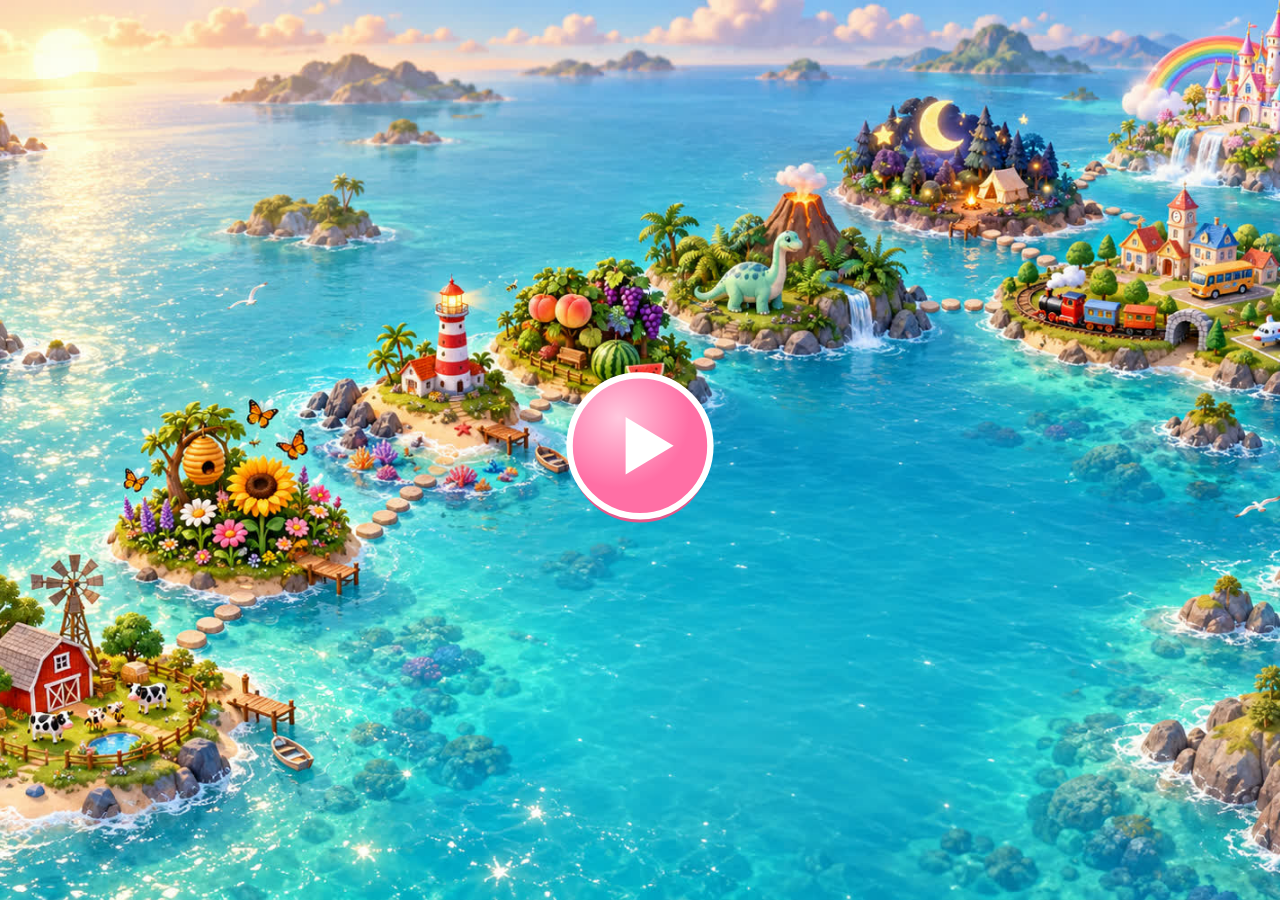
<file: index.html>
<!doctype html>
<html lang="ko">
<head>
<meta charset="utf-8">
<meta name="viewport" content="width=device-width, initial-scale=1, viewport-fit=cover, user-scalable=no">
<title>한글 섬 여행</title>
<link rel="stylesheet" href="shared/ui.css">
<link rel="manifest" href="manifest.webmanifest">
<link rel="apple-touch-icon" href="icons/icon-180.png">
<meta name="apple-mobile-web-app-capable" content="yes">
<meta name="mobile-web-app-capable" content="yes">
<meta name="apple-mobile-web-app-title" content="한글 섬">
<meta name="theme-color" content="#FFC2D9">
<script type="module">import { registerSW } from './shared/register-sw.js'; registerSW('./sw.js');</script>
</head>
<body>
<div id="app" style="position:fixed;inset:0;overflow:hidden"></div>
<script type="module" src="shared/home.js"></script>
</body>
</html>
</file>
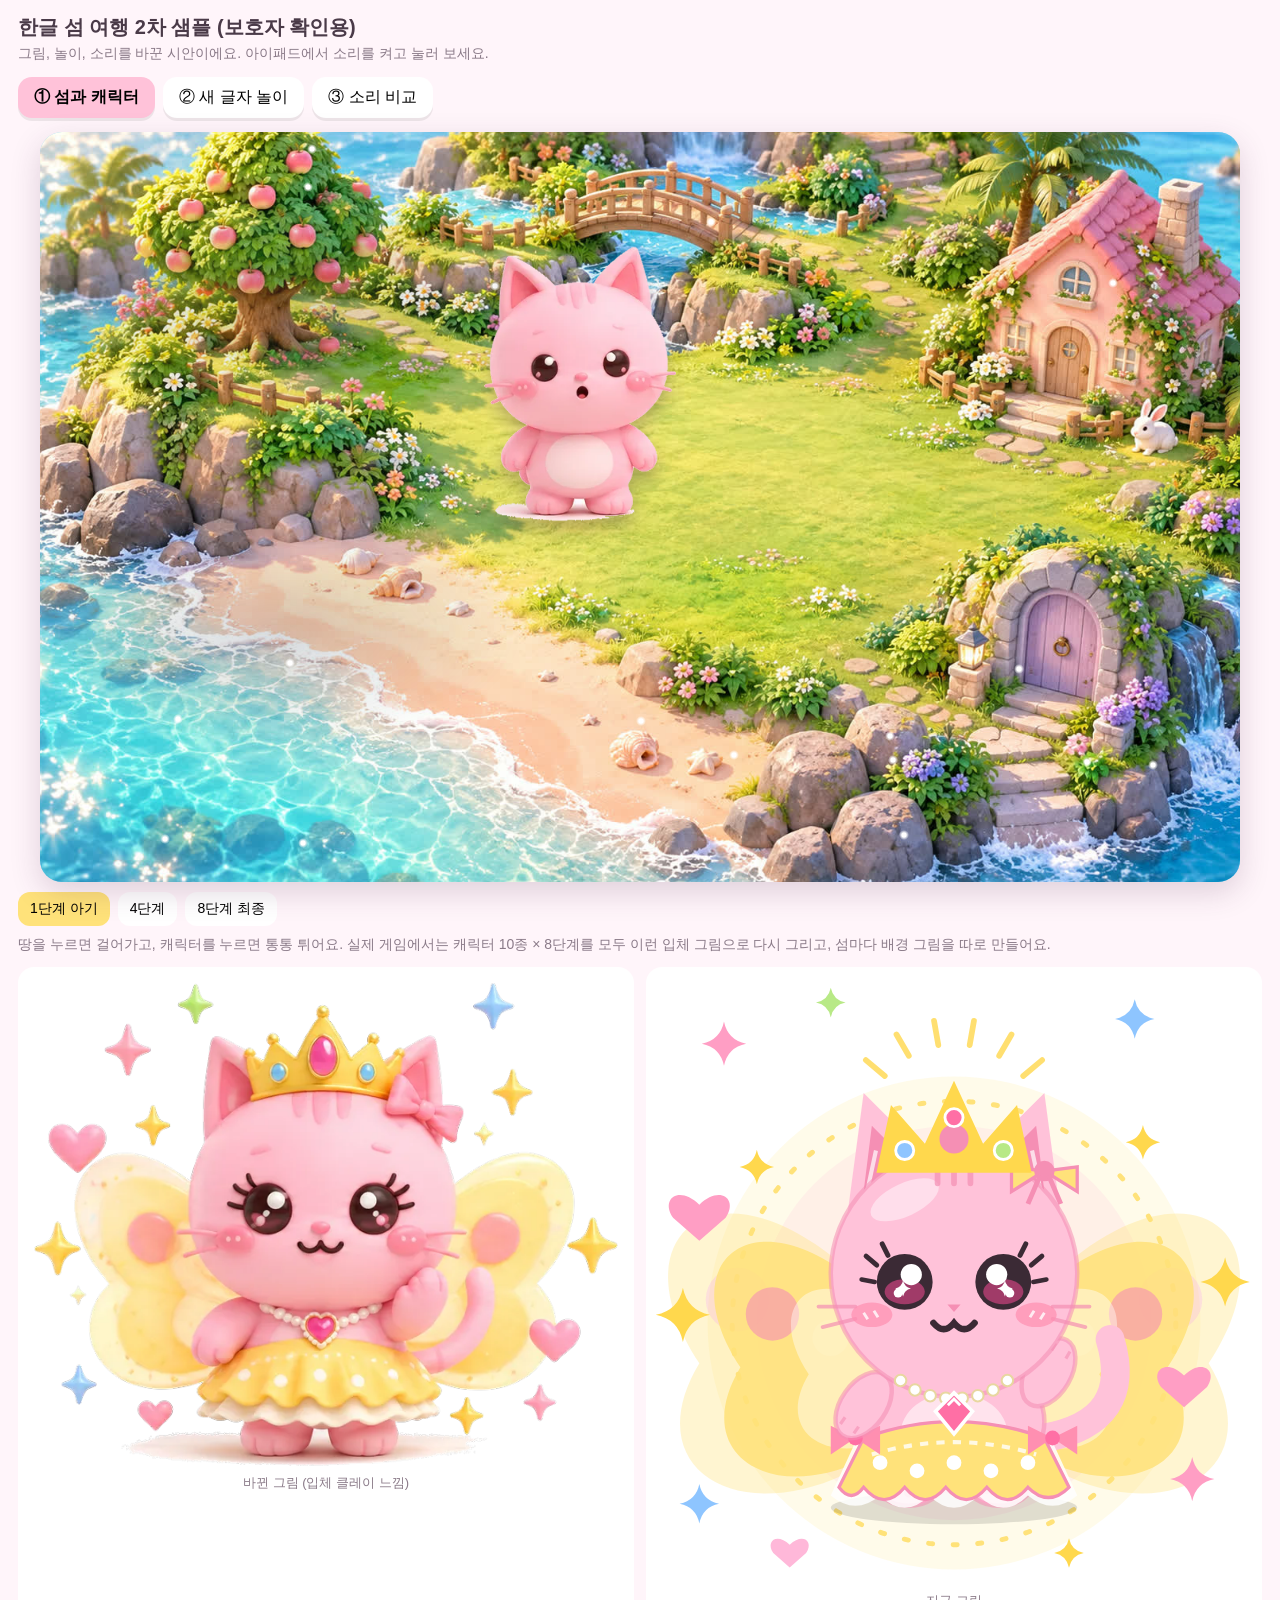
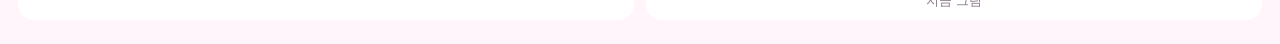
<file: sample/index.html>
<!doctype html>
<html lang="ko">
<head>
<meta charset="utf-8">
<meta name="viewport" content="width=device-width, initial-scale=1, viewport-fit=cover, user-scalable=no">
<title>한글 섬 여행 - 2차 샘플</title>
<style>
* { box-sizing: border-box; -webkit-user-select: none; user-select: none; -webkit-touch-callout: none; -webkit-tap-highlight-color: transparent; }
body { margin: 0; font-family: -apple-system, "Apple SD Gothic Neo", "Malgun Gothic", sans-serif; background: #FFF5FA; color: #4A3A48; }
header { padding: 14px 18px 6px; }
header h1 { margin: 0; font-size: 20px; }
header p { margin: 4px 0 0; font-size: 14px; color: #8a7a88; }
.tabs { display: flex; gap: 8px; padding: 8px 18px; }
.tabs button { border: none; border-radius: 14px; padding: 10px 16px; font-size: 16px; background: #fff; box-shadow: 0 3px 0 rgba(0,0,0,.07); }
.tabs button.on { background: #FFC2D9; font-weight: 700; }
section { display: none; padding: 6px 18px 24px; }
section.on { display: block; }
.note { font-size: 14px; color: #8a7a88; margin: 8px 0; line-height: 1.5; }

/* scene 1: island */
.scene { position: relative; width: min(100%, calc((100vh - 150px) * 1.6)); margin: 0 auto; aspect-ratio: 16/10; overflow: hidden; border-radius: 22px; box-shadow: 0 10px 30px rgba(80,40,80,.18); touch-action: none; background: #8fd6f2; }
.bg { position: absolute; inset: -3%; background: url(img/island1.jpg) center/cover; animation: drift 24s ease-in-out infinite alternate; }
@keyframes drift { from { transform: scale(1.02) translate(-1%, 0); } to { transform: scale(1.06) translate(1%, -1%); } }
.cloud { position: absolute; width: 40%; height: 30%; border-radius: 50%; background: radial-gradient(closest-side, rgba(40,60,90,.18), transparent); filter: blur(6px); animation: cloud 28s linear infinite; pointer-events: none; }
@keyframes cloud { from { transform: translateX(-60%); } to { transform: translateX(300%); } }
.glints { position: absolute; inset: 0; pointer-events: none; }
.glint { position: absolute; width: 10px; height: 10px; background: radial-gradient(circle, #fff 0 30%, rgba(255,255,255,0) 70%); animation: tw 2.4s ease-in-out infinite; }
@keyframes tw { 0%,100% { opacity: 0; transform: scale(.4); } 50% { opacity: 1; transform: scale(1.3); } }
.hero { position: absolute; width: 17%; left: 45%; top: 48%; transform: translate(-50%, -88%); transition: left 1.2s ease-in-out, top 1.2s ease-in-out; filter: drop-shadow(0 10px 8px rgba(60,40,60,.28)); z-index: 3; }
.hero img { width: 100%; display: block; animation: breathe 2.6s ease-in-out infinite; transform-origin: 50% 95%; }
@keyframes breathe { 0%,100% { transform: scale(1, 1); } 50% { transform: scale(1.025, .975); } }
.hero.walk img { animation: hop .32s ease-in-out infinite; }
@keyframes hop { 0%,100% { transform: translateY(0) rotate(-3deg); } 50% { transform: translateY(-9%) rotate(3deg); } }
.hero.boing img { animation: boing .6s ease-out; }
@keyframes boing { 0% { transform: scale(1); } 30% { transform: scale(1.18,.82); } 55% { transform: scale(.9,1.12); } 80% { transform: scale(1.05,.96); } 100% { transform: scale(1); } }
.stagepick { display: flex; gap: 8px; margin-top: 10px; flex-wrap: wrap; }
.stagepick button { border: none; border-radius: 12px; padding: 8px 12px; background: #fff; font-size: 14px; }
.stagepick button.on { background: #FFE27A; }
.heart { position: absolute; font-size: 26px; pointer-events: none; z-index: 5; animation: rise 1s ease-out forwards; }
@keyframes rise { to { transform: translateY(-80px) scale(1.4); opacity: 0; } }
.compare { display: grid; grid-template-columns: 1fr 1fr; gap: 12px; margin-top: 12px; }
.compare figure { margin: 0; background: #fff; border-radius: 16px; padding: 10px; text-align: center; font-size: 13px; color: #8a7a88; }
.compare img { width: 100%; }

/* scene 2: make a syllable */
.play { position: relative; width: min(100%, calc((100vh - 150px) * 1.6)); margin: 0 auto; aspect-ratio: 16/10; border-radius: 22px; overflow: hidden; background: linear-gradient(#DFF3FF 0%, #F4FBFF 55%, #CFEFB0 56%, #B6E59A 100%); box-shadow: 0 10px 30px rgba(80,40,80,.18); touch-action: none; }
.board { position: absolute; left: 50%; top: 5%; transform: translateX(-50%); display: flex; align-items: center; gap: 4%; background: rgba(255,255,255,.85); border-radius: 28px; padding: 1.5% 3%; box-shadow: 0 8px 20px rgba(80,60,100,.12); width: 62%; }
.board img { width: 34%; filter: drop-shadow(0 6px 6px rgba(0,0,0,.15)); transition: transform 1.2s ease-in-out; }
.word { font-size: clamp(40px, 8vw, 96px); font-weight: 800; letter-spacing: .06em; color: #C9B8D6; }
.word b { color: #FF6FA5; }
.slots { position: absolute; left: 50%; top: 60%; transform: translate(-50%, -50%); display: flex; gap: 2%; width: 28%; justify-content: center; }
.slot { width: 46%; aspect-ratio: 1; border-radius: 22px; border: 5px dashed #C9A27A; background: rgba(255,255,255,.55); display: flex; align-items: center; justify-content: center; }
.merged { position: absolute; left: 50%; top: 60%; transform: translate(-50%, -50%) scale(.3); font-size: clamp(70px, 14vw, 170px); font-weight: 800; color: #FF6FA5; text-shadow: 0 6px 0 #fff, 0 10px 18px rgba(255,111,165,.4); opacity: 0; transition: all .5s cubic-bezier(.3,1.6,.5,1); z-index: 6; }
.merged.show { opacity: 1; transform: translate(-50%, -50%) scale(1); }
.tray { position: absolute; left: 50%; bottom: 3%; transform: translateX(-50%); display: flex; gap: 4%; width: 70%; justify-content: center; }
.hold { width: 16%; aspect-ratio: 1; position: relative; }
.block { position: absolute; inset: 0; border-radius: 22px; display: flex; align-items: center; justify-content: center; font-size: clamp(44px, 8vw, 100px); font-weight: 800; color: #fff; touch-action: none; cursor: grab;
  background: linear-gradient(160deg, var(--c1), var(--c2)); box-shadow: inset 0 -8px 0 rgba(0,0,0,.12), inset 0 6px 0 rgba(255,255,255,.45), 0 10px 16px rgba(60,40,80,.22); text-shadow: 0 3px 0 rgba(0,0,0,.12); }
.block.drag { transform: scale(1.12); z-index: 20; transition: none; }
.block.back { transition: transform .3s ease-out; }
.block.c { --c1: #8EC5FF; --c2: #5E9BDB; }
.block.v { --c1: #FFB8D9; --c2: #F58FB4; }
.sparkle { position: absolute; width: 16px; height: 16px; pointer-events: none; z-index: 7; background: radial-gradient(circle, #FFE27A 0 35%, transparent 70%); animation: pop .8s ease-out forwards; }
@keyframes pop { to { transform: translate(var(--dx), var(--dy)) scale(.2); opacity: 0; } }
.again { margin-top: 10px; border: none; border-radius: 12px; padding: 10px 16px; background: #fff; font-size: 15px; }

/* scene 3: sound */
.snd { background: #fff; border-radius: 18px; padding: 14px 16px; margin: 10px 0; }
.snd h3 { margin: 0 0 8px; font-size: 16px; }
.snd .row { display: flex; gap: 10px; flex-wrap: wrap; }
.snd button { border: none; border-radius: 12px; padding: 10px 14px; font-size: 15px; background: #F3EEF3; }
.snd button.new { background: #FFC2D9; }
</style>
</head>
<body>
<header>
  <h1>한글 섬 여행 2차 샘플 (보호자 확인용)</h1>
  <p>그림, 놀이, 소리를 바꾼 시안이에요. 아이패드에서 소리를 켜고 눌러 보세요.</p>
</header>
<div class="tabs">
  <button data-t="s1" class="on">① 섬과 캐릭터</button>
  <button data-t="s2">② 새 글자 놀이</button>
  <button data-t="s3">③ 소리 비교</button>
</div>

<section id="s1" class="on">
  <div class="scene" id="scene">
    <div class="bg"></div>
    <div class="cloud" style="top:8%;animation-delay:-6s"></div>
    <div class="cloud" style="top:52%;animation-delay:-18s;animation-duration:36s"></div>
    <div class="glints" id="glints"></div>
    <div class="hero" id="hero"><img id="heroImg" src="img/cat-1.webp" alt=""></div>
  </div>
  <div class="stagepick" id="stagepick">
    <button data-s="1" class="on">1단계 아기</button><button data-s="4">4단계</button><button data-s="8">8단계 최종</button>
  </div>
  <p class="note">땅을 누르면 걸어가고, 캐릭터를 누르면 통통 튀어요. 실제 게임에서는 캐릭터 10종 × 8단계를 모두 이런 입체 그림으로 다시 그리고, 섬마다 배경 그림을 따로 만들어요.</p>
  <div class="compare">
    <figure><img src="img/cat-8.webp" alt=""><figcaption>바뀐 그림 (입체 클레이 느낌)</figcaption></figure>
    <figure><svg id="oldcat" viewBox="-14 -14 148 152" style="width:100%;overflow:visible"></svg><figcaption>지금 그림</figcaption></figure>
  </div>
</section>

<section id="s2">
  <div class="play" id="play">
    <div class="board"><img id="nabi" src="img/nabi.webp" alt=""><div class="word"><b>나</b>비</div></div>
    <div class="slots"><div class="slot" data-want="ㄴ"></div><div class="slot" data-want="ㅏ"></div></div>
    <div class="merged" id="merged">나</div>
    <div class="tray" id="tray"></div>
  </div>
  <button class="again" id="again">처음부터 다시</button>
  <p class="note">글자가 늘 화면에 보여요(나비 그림 + "나비" 글자). 블록을 누르면 그 글자 이름을 들려주고, ㄴ과 ㅏ를 칸에 끌어 넣으면 "나"로 합쳐져요. 소리가 안 나와도 화면만 보고 할 수 있어요.</p>
</section>

<section id="s3">
  <div class="snd"><h3>안내 목소리</h3>
    <div class="row">
      <button data-tts="나비 열매를 바구니에 넣어볼까?">지금 목소리 (아이패드 기본)</button>
      <button class="new" data-v="compare">새 목소리 A (무료 AI, 여자)</button>
      <button class="new" data-v="compare_m">새 목소리 B (무료 AI, 남자)</button>
    </div></div>
  <div class="snd"><h3>글자 소리</h3>
    <div class="row">
      <button data-tts="니은, 나">지금: 니은, 나</button>
      <button class="new" data-v="nieun">새: 니은</button><button class="new" data-v="na">새: 나</button><button class="new" data-v="na_nabi">새: 나! 나비의 나!</button>
    </div></div>
  <div class="snd"><h3>효과음</h3>
    <div class="row">
      <button data-old="pop">지금: 뽁</button><button class="new" data-s="pop">새: 뽁</button>
      <button data-old="sparkle">지금: 반짝</button><button class="new" data-s="sparkle">새: 반짝</button>
      <button data-old="fanfare">지금: 성공</button><button class="new" data-s="success">새: 성공</button>
    </div></div>
  <p class="note">새 목소리는 무료 AI 음성으로 미리 만든 소리 파일이라 인터넷 없이도 나와요. 아이 이름 부르는 말만 아이패드 기본 목소리로 하거나, 이름 없이 "안녕!"처럼 부르게 바꿀 수 있어요.</p>
</section>

<script type="module">
import { drawCharacter } from '../shared/characters.js';
import { playSfx, unlockAudio } from '../shared/fx.js';

// ---- audio: decoded buffers through Web Audio (works offline, low latency on iPad)
const AC = window.AudioContext || window.webkitAudioContext;
const ac = AC ? new AC() : null;
const buf = {};
async function load(url) { if (!ac) return null; if (!buf[url]) buf[url] = fetch(url).then(r => r.arrayBuffer()).then(b => ac.decodeAudioData(b)); return buf[url]; }
let current = null;
async function play(url, { voice = false } = {}) {
  if (!ac) return; if (ac.state === 'suspended') await ac.resume();
  const b = await load(url); if (!b) return;
  if (voice && current) { try { current.stop(); } catch {} }
  const s = ac.createBufferSource(); s.buffer = b; s.connect(ac.destination); s.start();
  if (voice) current = s;
  return new Promise(r => { s.onended = r; });
}
const voice = n => play(`voice/${n}.mp3`, { voice: true });
const sfx = n => play(`sfx/${n}.mp3`);
['pop','snap','sparkle','success','boing','whoosh'].forEach(n => load(`sfx/${n}.mp3`));
document.addEventListener('pointerdown', () => { if (ac && ac.state === 'suspended') ac.resume(); unlockAudio(); }, { once: true });
function tts(text) { const s = window.speechSynthesis; if (!s) return; s.cancel(); const u = new SpeechSynthesisUtterance(text); u.lang = 'ko-KR'; u.rate = .85; u.pitch = 1.1; s.speak(u); }

// ---- tabs
document.querySelectorAll('.tabs button').forEach(b => b.onclick = () => {
  document.querySelectorAll('.tabs button').forEach(x => x.classList.toggle('on', x === b));
  document.querySelectorAll('section').forEach(s => s.classList.toggle('on', s.id === b.dataset.t));
  if (b.dataset.t === 's2') startPlay();
});

// ---- scene 1
document.getElementById('oldcat').outerHTML = drawCharacter('cat', 7).replace('<svg ', '<svg style="width:100%;overflow:visible" ');
const glints = document.getElementById('glints');
for (let i = 0; i < 18; i++) { const g = document.createElement('div'); g.className = 'glint'; g.style.left = (Math.random() * 100) + '%'; g.style.top = (Math.random() < .5 ? Math.random() * 20 : 70 + Math.random() * 28) + '%'; g.style.animationDelay = (-Math.random() * 2.4) + 's'; glints.appendChild(g); }
const scene = document.getElementById('scene'), hero = document.getElementById('hero'), heroImg = document.getElementById('heroImg');
let walking = false;
scene.addEventListener('pointerdown', e => {
  const r = scene.getBoundingClientRect();
  if (hero.contains(e.target)) {
    hero.classList.remove('boing'); void hero.offsetWidth; hero.classList.add('boing'); sfx('boing');
    const h = document.createElement('div'); h.className = 'heart'; h.textContent = '♥'; h.style.color = '#FF6FA5';
    h.style.left = (e.clientX - r.left) + 'px'; h.style.top = (e.clientY - r.top - 20) + 'px'; scene.appendChild(h); setTimeout(() => h.remove(), 1000);
    return;
  }
  if (walking) return;
  walking = true; hero.classList.add('walk'); sfx('pop');
  hero.style.left = ((e.clientX - r.left) / r.width * 100) + '%';
  hero.style.top = ((e.clientY - r.top) / r.height * 100) + '%';
  setTimeout(() => { hero.classList.remove('walk'); walking = false; }, 1250);
});
document.getElementById('stagepick').addEventListener('click', e => {
  const b = e.target.closest('button'); if (!b) return;
  document.querySelectorAll('#stagepick button').forEach(x => x.classList.toggle('on', x === b));
  heroImg.src = `img/cat-${b.dataset.s}.webp`; hero.style.width = ({ 1: '15%', 4: '17%', 8: '24%' })[b.dataset.s];
  sfx('sparkle');
});

// ---- scene 2
const play2 = document.getElementById('play'), tray = document.getElementById('tray'), merged = document.getElementById('merged');
const NAMES = { 'ㄴ': 'nieun', 'ㅏ': 'a' };
let started = false, filled = 0;
function burst(x, y) { const r = play2.getBoundingClientRect(); for (let i = 0; i < 12; i++) { const s = document.createElement('div'); s.className = 'sparkle'; const a = i / 12 * Math.PI * 2; s.style.left = (x - r.left) + 'px'; s.style.top = (y - r.top) + 'px'; s.style.setProperty('--dx', Math.cos(a) * 90 + 'px'); s.style.setProperty('--dy', Math.sin(a) * 90 + 'px'); play2.appendChild(s); setTimeout(() => s.remove(), 800); } }
function startPlay() {
  filled = 0; merged.classList.remove('show'); document.getElementById('nabi').style.transform = '';
  document.querySelectorAll('.slot').forEach(s => { s.innerHTML = ''; s.style.opacity = 1; });
  tray.innerHTML = '';
  for (const [t, k] of [['ㅏ', 'v'], ['ㄷ', 'c'], ['ㄴ', 'c'], ['ㅗ', 'v']]) {
    const hold = document.createElement('div'); hold.className = 'hold';
    const b = document.createElement('div'); b.className = 'block ' + k; b.textContent = t; b.dataset.t = t;
    hold.appendChild(b); tray.appendChild(hold); drag(b);
  }
  if (!started) { started = true; setTimeout(() => voice('combine'), 300); } else voice('combine');
}
document.getElementById('again').onclick = startPlay;
function drag(b) {
  let pid = null, sx = 0, sy = 0, moved = 0;
  b.addEventListener('pointerdown', e => { if (pid !== null || b.dataset.done) return; pid = e.pointerId; sx = e.clientX; sy = e.clientY; moved = 0; b.setPointerCapture(pid); b.classList.remove('back'); b.classList.add('drag'); sfx('pop'); });
  b.addEventListener('pointermove', e => { if (e.pointerId !== pid) return; moved = Math.hypot(e.clientX - sx, e.clientY - sy); b.style.transform = `translate(${e.clientX - sx}px,${e.clientY - sy}px) scale(1.12)`; });
  const up = e => {
    if (e.pointerId !== pid) return; pid = null; b.classList.remove('drag');
    if (moved < 10) { b.style.transform = ''; NAMES[b.dataset.t] ? voice(NAMES[b.dataset.t]) : tts(b.dataset.t === 'ㄷ' ? '디귿' : '오'); return; }
    const slot = [...document.querySelectorAll('.slot')].find(s => { const r = s.getBoundingClientRect(); return e.clientX > r.left - 30 && e.clientX < r.right + 30 && e.clientY > r.top - 30 && e.clientY < r.bottom + 30; });
    if (slot && !slot.firstChild && slot.dataset.want === b.dataset.t) {
      b.dataset.done = '1'; b.style.transform = ''; b.style.position = 'relative'; b.style.width = '100%'; b.style.height = '100%'; slot.appendChild(b);
      sfx('snap'); voice(NAMES[b.dataset.t]); filled++;
      if (filled === 2) finish();
    } else { b.classList.add('back'); b.style.transform = ''; sfx('boing'); }
  };
  b.addEventListener('pointerup', up); b.addEventListener('pointercancel', up);
}
async function finish() {
  await new Promise(r => setTimeout(r, 900));
  document.querySelectorAll('.slot').forEach(s => s.style.opacity = 0);
  merged.classList.add('show'); sfx('success');
  const r = merged.getBoundingClientRect(); burst(r.left + r.width / 2, r.top + r.height / 2);
  await voice('na_nabi');
  document.getElementById('nabi').style.transform = 'translate(40%, -10%) rotate(12deg) scale(1.1)';
  await voice('great');
}

// ---- scene 3
document.getElementById('s3').addEventListener('click', e => {
  const b = e.target.closest('button'); if (!b) return;
  if (b.dataset.tts) tts(b.dataset.tts);
  if (b.dataset.v) voice(b.dataset.v);
  if (b.dataset.s) sfx(b.dataset.s);
  if (b.dataset.old) playSfx(b.dataset.old);
});
</script>
</body>
</html>
</file>
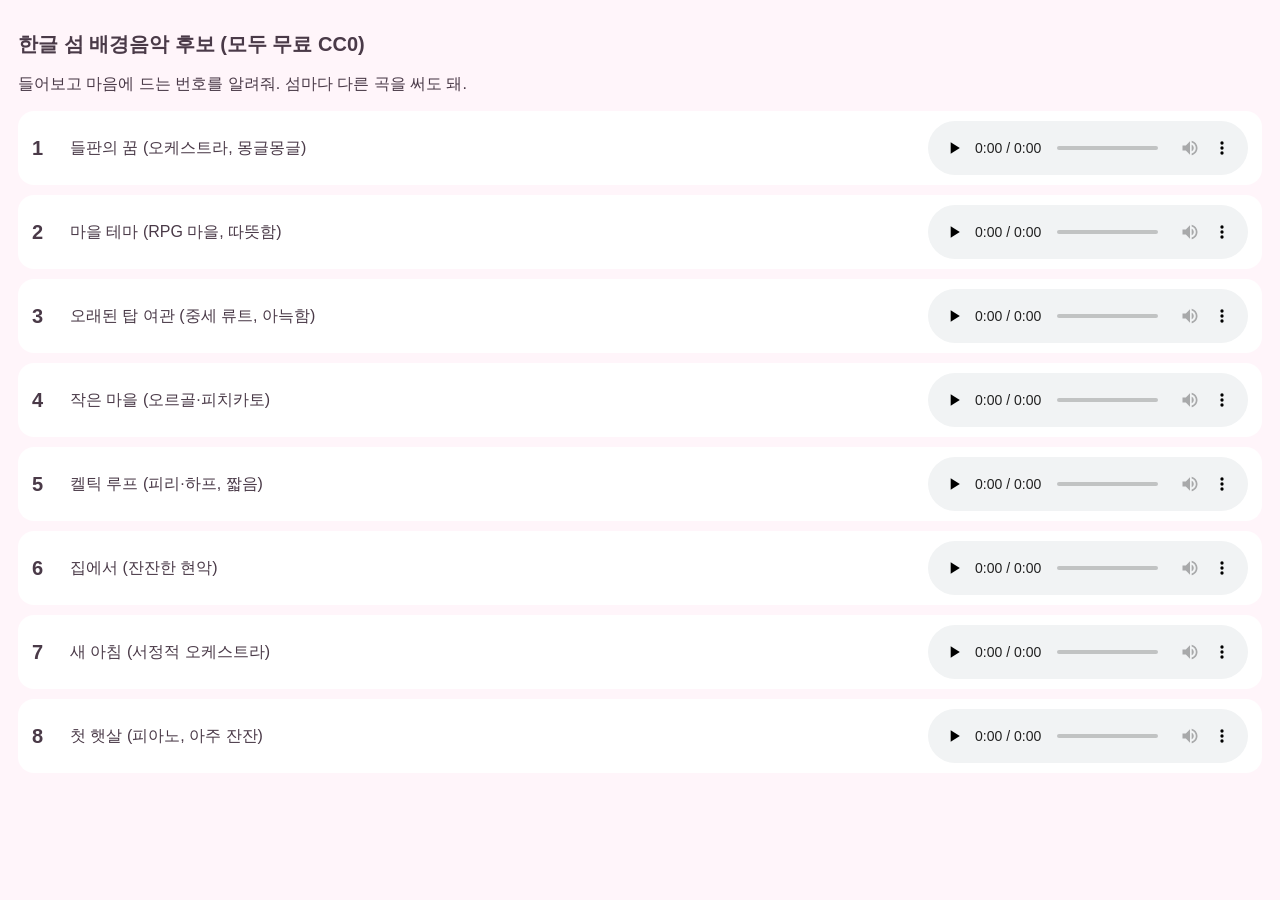
<file: sample/music/index.html>
<!doctype html><html lang=ko><head><meta charset=utf-8><meta name=viewport content="width=device-width,initial-scale=1"><title>배경음악 후보</title>
<style>body{font-family:-apple-system,'Apple SD Gothic Neo',sans-serif;background:#FFF5FA;margin:0;padding:18px;color:#4A3A48}h1{font-size:20px}.r{display:flex;flex-wrap:wrap;align-items:center;gap:10px;background:#fff;border-radius:16px;padding:10px 14px;margin:10px 0}.r b{font-size:20px;width:28px}.r span{flex:1;min-width:180px}audio{width:320px;max-width:100%}</style></head><body>
<h1>한글 섬 배경음악 후보 (모두 무료 CC0)</h1><p>들어보고 마음에 드는 번호를 알려줘. 섬마다 다른 곡을 써도 돼.</p>
<div class=r><b>1</b><span>들판의 꿈 (오케스트라, 몽글몽글)</span><audio controls preload=none src="1.mp3"></audio></div>
<div class=r><b>2</b><span>마을 테마 (RPG 마을, 따뜻함)</span><audio controls preload=none src="2.mp3"></audio></div>
<div class=r><b>3</b><span>오래된 탑 여관 (중세 류트, 아늑함)</span><audio controls preload=none src="3.mp3"></audio></div>
<div class=r><b>4</b><span>작은 마을 (오르골·피치카토)</span><audio controls preload=none src="4.mp3"></audio></div>
<div class=r><b>5</b><span>켈틱 루프 (피리·하프, 짧음)</span><audio controls preload=none src="5.mp3"></audio></div>
<div class=r><b>6</b><span>집에서 (잔잔한 현악)</span><audio controls preload=none src="6.mp3"></audio></div>
<div class=r><b>7</b><span>새 아침 (서정적 오케스트라)</span><audio controls preload=none src="7.mp3"></audio></div>
<div class=r><b>8</b><span>첫 햇살 (피아노, 아주 잔잔)</span><audio controls preload=none src="8.mp3"></audio></div>
</body></html>
</file>
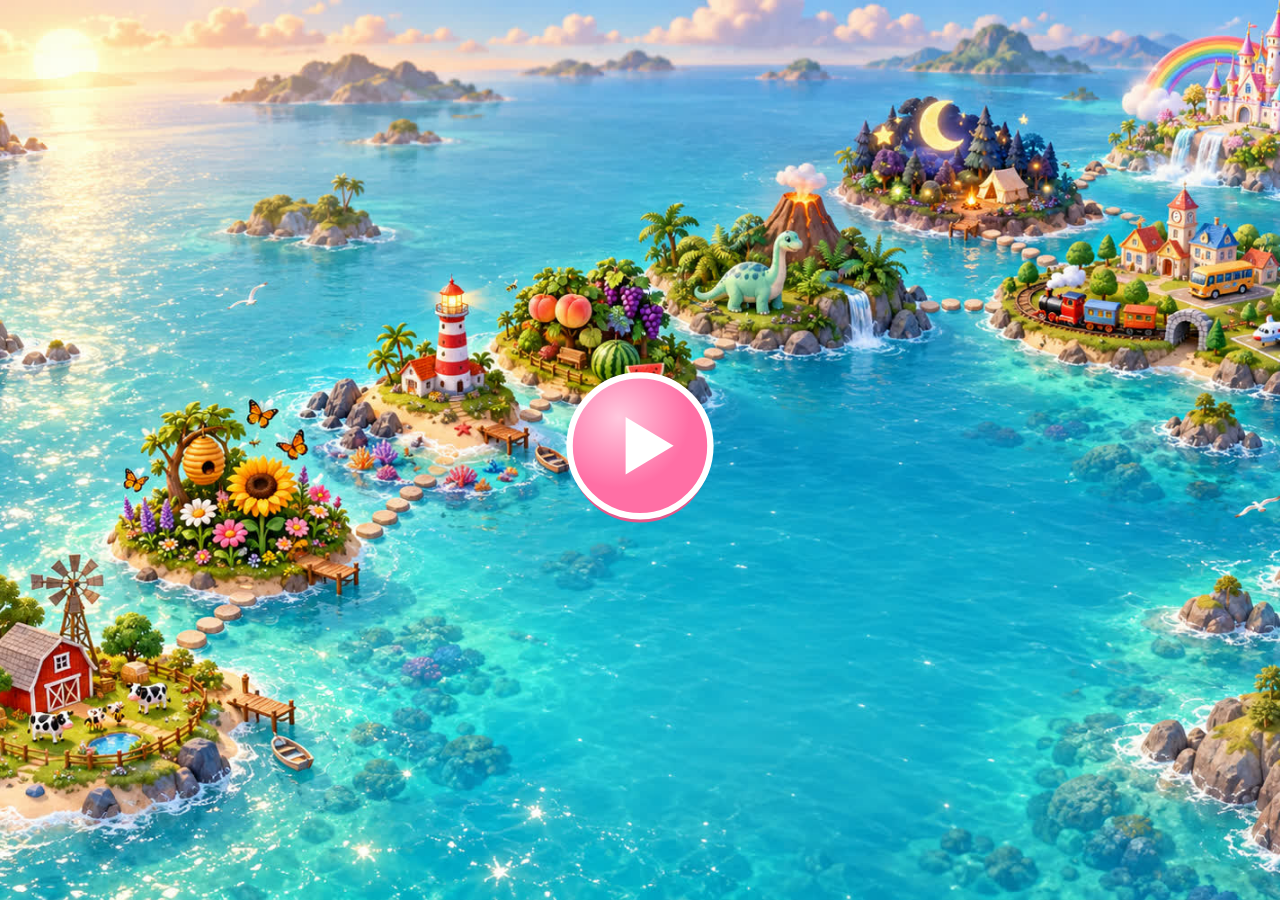
<file: hangul/island1.html>
<!doctype html>
<html lang="ko">
<head>
<meta charset="utf-8">
<meta name="viewport" content="width=device-width, initial-scale=1, viewport-fit=cover, user-scalable=no">
<title>한글 섬 여행 -  모음 섬</title>
<link rel="stylesheet" href="../shared/ui.css">
<link rel="manifest" href="../manifest.webmanifest">
<link rel="apple-touch-icon" href="../icons/icon-180.png">
<meta name="apple-mobile-web-app-capable" content="yes">
<meta name="mobile-web-app-capable" content="yes">
<meta name="apple-mobile-web-app-title" content="한글 섬">
<meta name="theme-color" content="#FFC2D9">
<script type="module">import { registerSW } from '../shared/register-sw.js'; registerSW('../sw.js');</script>
</head>
<body>
<div id="app" style="position:fixed;inset:0;overflow:hidden;background:#8fd6f2"></div>
<script type="module">import { startIsland } from '../shared/island.js'; startIsland(1);</script>
</body>
</html>
</file>
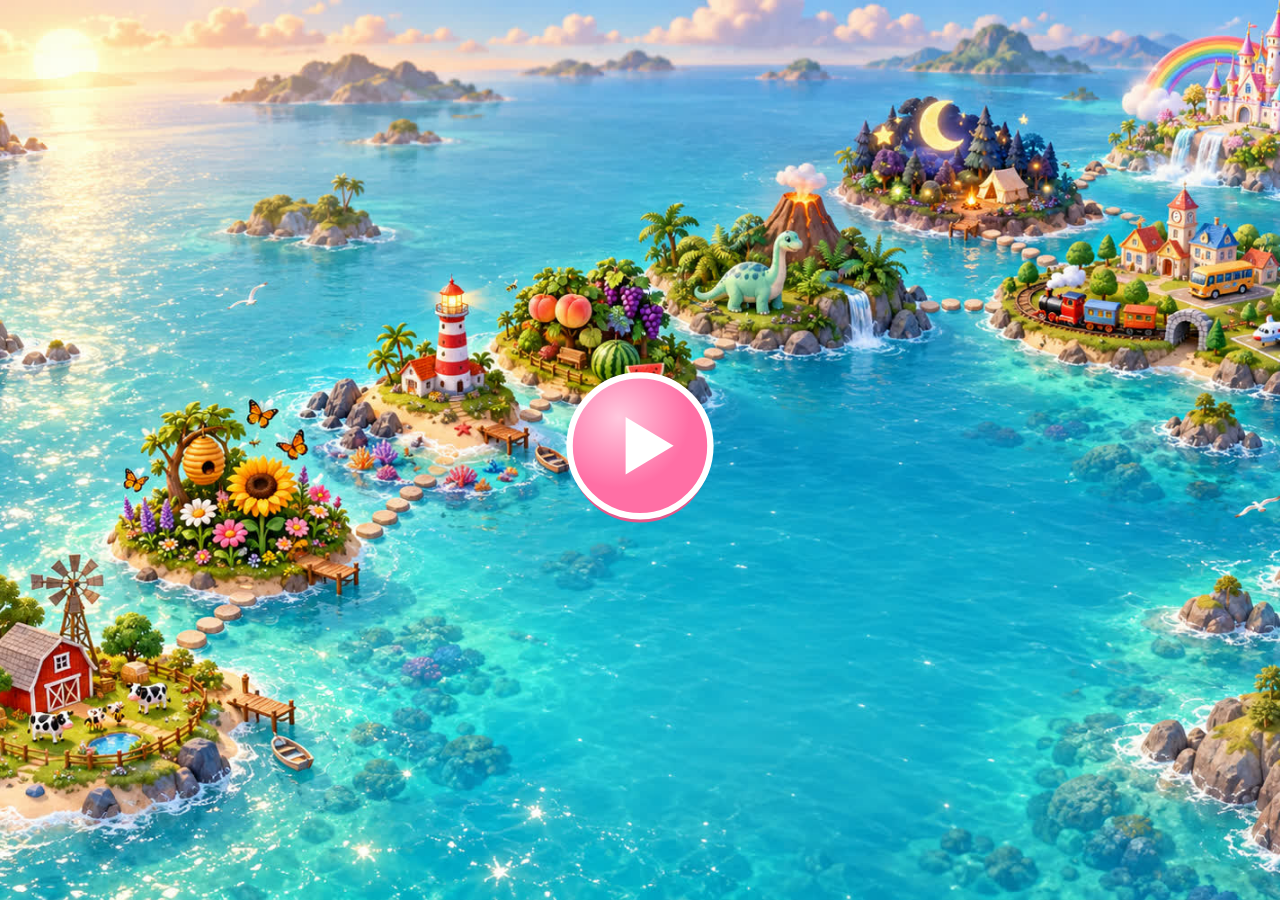
<file: hangul/island2.html>
<!doctype html>
<html lang="ko">
<head>
<meta charset="utf-8">
<meta name="viewport" content="width=device-width, initial-scale=1, viewport-fit=cover, user-scalable=no">
<title>한글 섬 여행 -  자음 섬 하나</title>
<link rel="stylesheet" href="../shared/ui.css">
<link rel="manifest" href="../manifest.webmanifest">
<link rel="apple-touch-icon" href="../icons/icon-180.png">
<meta name="apple-mobile-web-app-capable" content="yes">
<meta name="mobile-web-app-capable" content="yes">
<meta name="apple-mobile-web-app-title" content="한글 섬">
<meta name="theme-color" content="#FFC2D9">
<script type="module">import { registerSW } from '../shared/register-sw.js'; registerSW('../sw.js');</script>
</head>
<body>
<div id="app" style="position:fixed;inset:0;overflow:hidden;background:#8fd6f2"></div>
<script type="module">import { startIsland } from '../shared/island.js'; startIsland(2);</script>
</body>
</html>
</file>
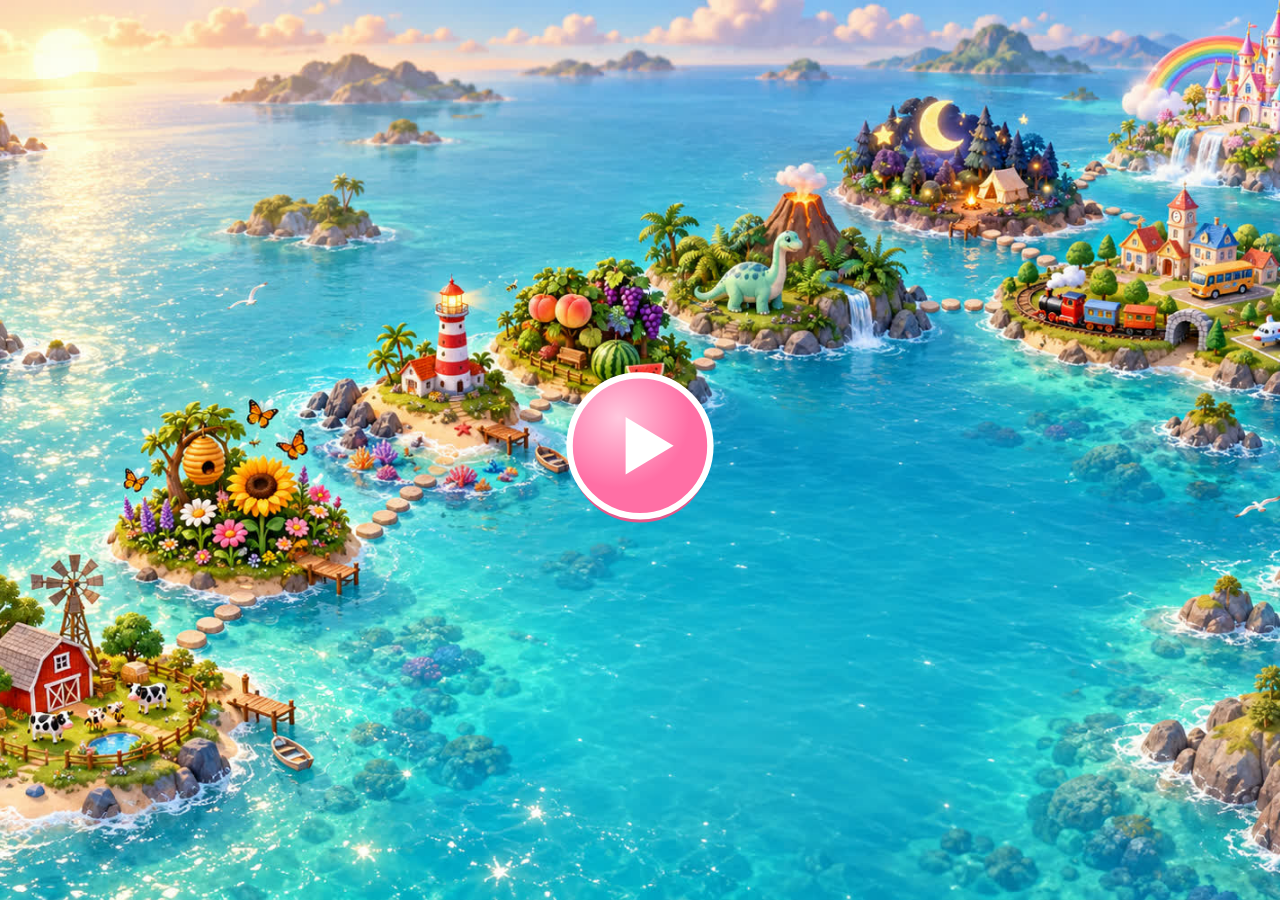
<file: hangul/island3.html>
<!doctype html>
<html lang="ko">
<head>
<meta charset="utf-8">
<meta name="viewport" content="width=device-width, initial-scale=1, viewport-fit=cover, user-scalable=no">
<title>한글 섬 여행 -  자음 섬 둘</title>
<link rel="stylesheet" href="../shared/ui.css">
<link rel="manifest" href="../manifest.webmanifest">
<link rel="apple-touch-icon" href="../icons/icon-180.png">
<meta name="apple-mobile-web-app-capable" content="yes">
<meta name="mobile-web-app-capable" content="yes">
<meta name="apple-mobile-web-app-title" content="한글 섬">
<meta name="theme-color" content="#FFC2D9">
<script type="module">import { registerSW } from '../shared/register-sw.js'; registerSW('../sw.js');</script>
</head>
<body>
<div id="app" style="position:fixed;inset:0;overflow:hidden;background:#8fd6f2"></div>
<script type="module">import { startIsland } from '../shared/island.js'; startIsland(3);</script>
</body>
</html>
</file>
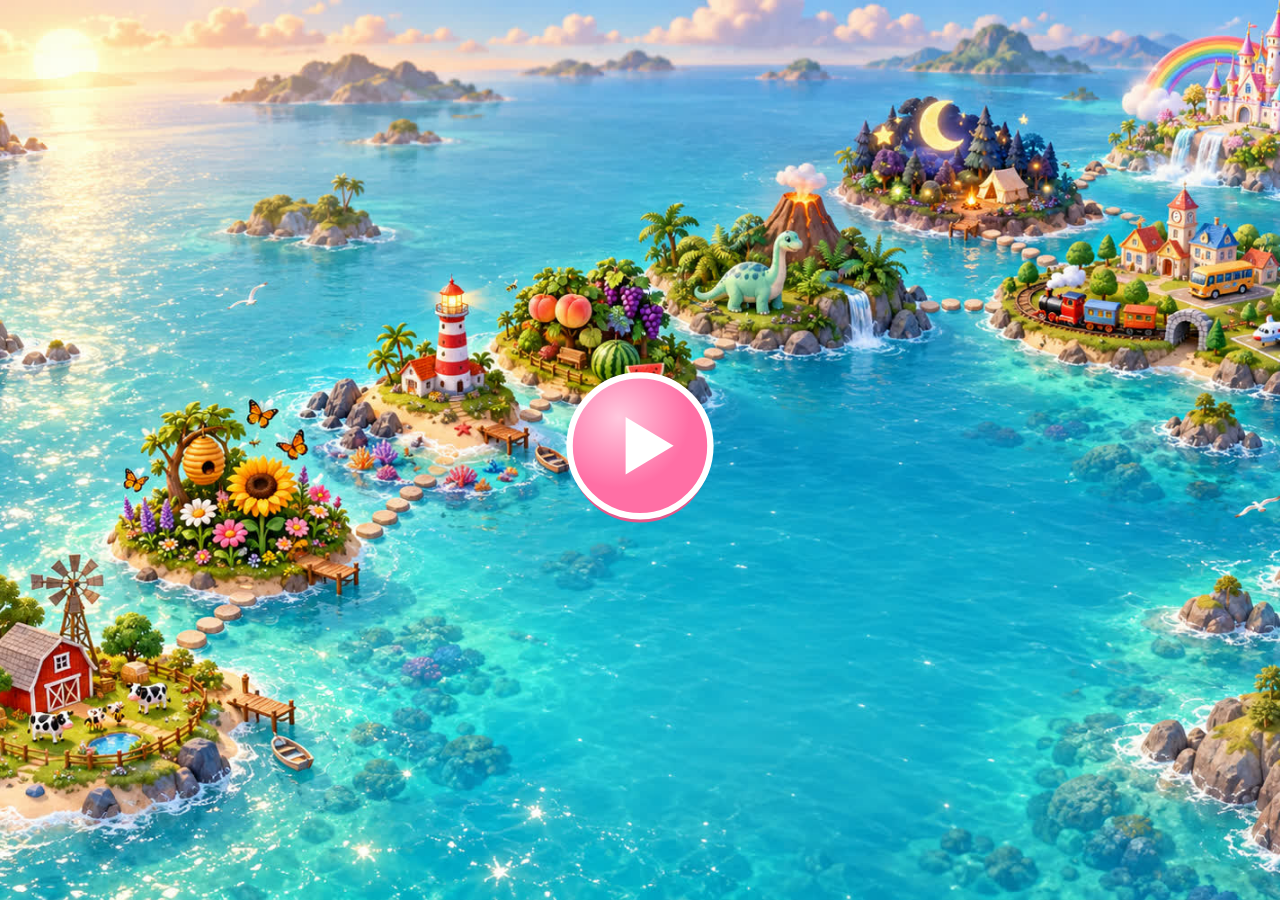
<file: hangul/island4.html>
<!doctype html>
<html lang="ko">
<head>
<meta charset="utf-8">
<meta name="viewport" content="width=device-width, initial-scale=1, viewport-fit=cover, user-scalable=no">
<title>한글 섬 여행 -  자음 섬 셋</title>
<link rel="stylesheet" href="../shared/ui.css">
<link rel="manifest" href="../manifest.webmanifest">
<link rel="apple-touch-icon" href="../icons/icon-180.png">
<meta name="apple-mobile-web-app-capable" content="yes">
<meta name="mobile-web-app-capable" content="yes">
<meta name="apple-mobile-web-app-title" content="한글 섬">
<meta name="theme-color" content="#FFC2D9">
<script type="module">import { registerSW } from '../shared/register-sw.js'; registerSW('../sw.js');</script>
</head>
<body>
<div id="app" style="position:fixed;inset:0;overflow:hidden;background:#8fd6f2"></div>
<script type="module">import { startIsland } from '../shared/island.js'; startIsland(4);</script>
</body>
</html>
</file>
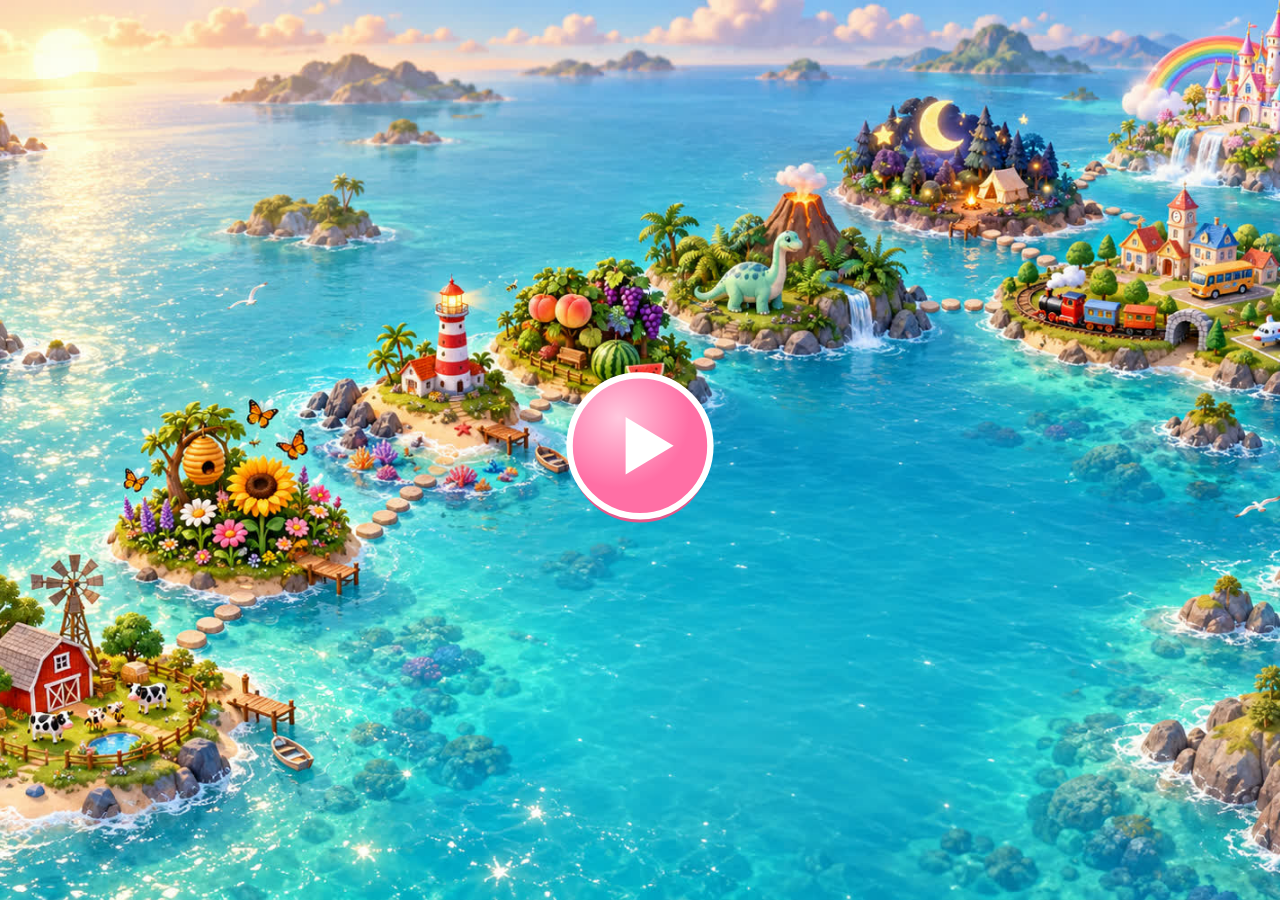
<file: hangul/island5.html>
<!doctype html>
<html lang="ko">
<head>
<meta charset="utf-8">
<meta name="viewport" content="width=device-width, initial-scale=1, viewport-fit=cover, user-scalable=no">
<title>한글 섬 여행 -  반짝 모음 섬</title>
<link rel="stylesheet" href="../shared/ui.css">
<link rel="manifest" href="../manifest.webmanifest">
<link rel="apple-touch-icon" href="../icons/icon-180.png">
<meta name="apple-mobile-web-app-capable" content="yes">
<meta name="mobile-web-app-capable" content="yes">
<meta name="apple-mobile-web-app-title" content="한글 섬">
<meta name="theme-color" content="#FFC2D9">
<script type="module">import { registerSW } from '../shared/register-sw.js'; registerSW('../sw.js');</script>
</head>
<body>
<div id="app" style="position:fixed;inset:0;overflow:hidden;background:#8fd6f2"></div>
<script type="module">import { startIsland } from '../shared/island.js'; startIsland(5);</script>
</body>
</html>
</file>
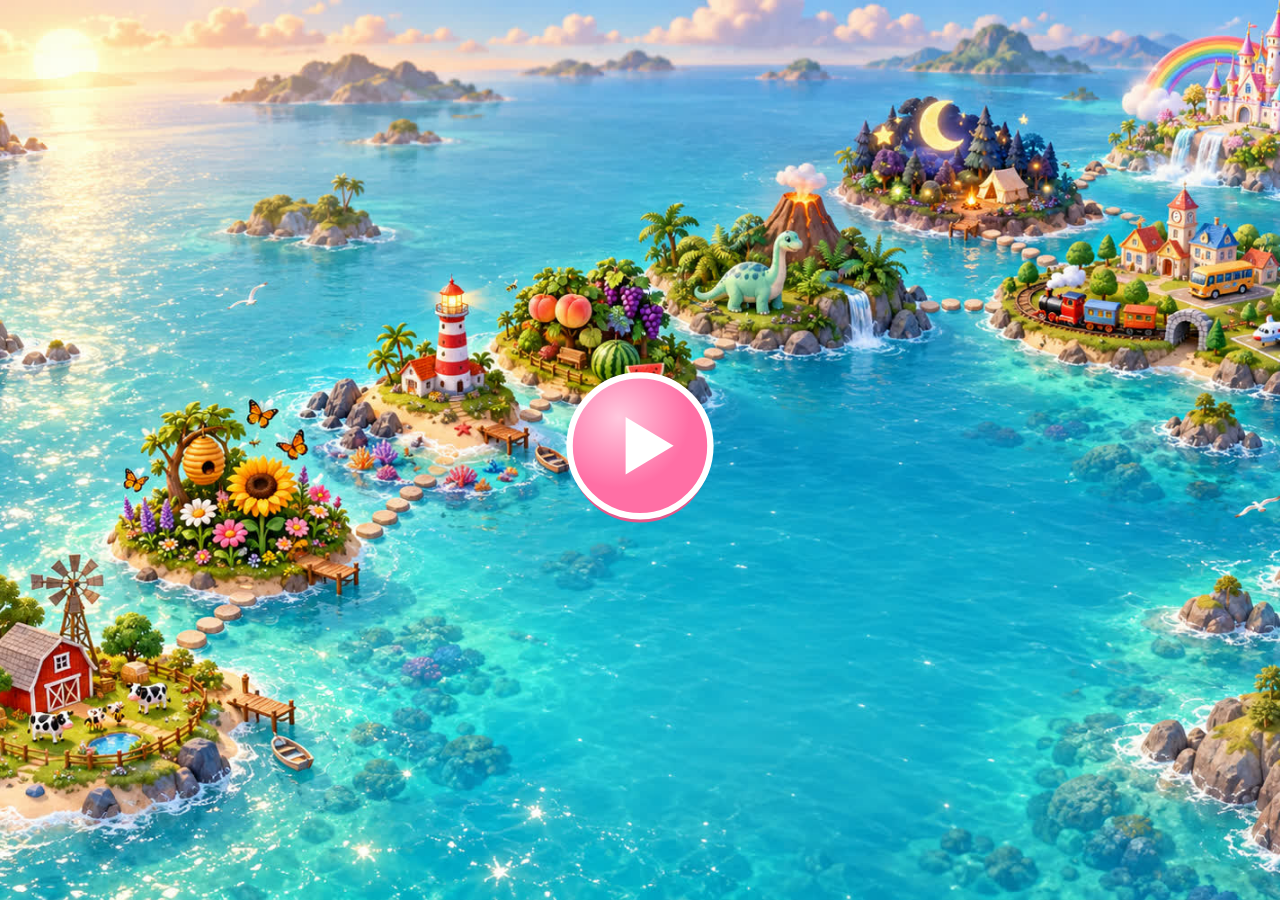
<file: hangul/island6.html>
<!doctype html>
<html lang="ko">
<head>
<meta charset="utf-8">
<meta name="viewport" content="width=device-width, initial-scale=1, viewport-fit=cover, user-scalable=no">
<title>한글 섬 여행 -  낱말 섬</title>
<link rel="stylesheet" href="../shared/ui.css">
<link rel="manifest" href="../manifest.webmanifest">
<link rel="apple-touch-icon" href="../icons/icon-180.png">
<meta name="apple-mobile-web-app-capable" content="yes">
<meta name="mobile-web-app-capable" content="yes">
<meta name="apple-mobile-web-app-title" content="한글 섬">
<meta name="theme-color" content="#FFC2D9">
<script type="module">import { registerSW } from '../shared/register-sw.js'; registerSW('../sw.js');</script>
</head>
<body>
<div id="app" style="position:fixed;inset:0;overflow:hidden;background:#8fd6f2"></div>
<script type="module">import { startIsland } from '../shared/island.js'; startIsland(6);</script>
</body>
</html>
</file>
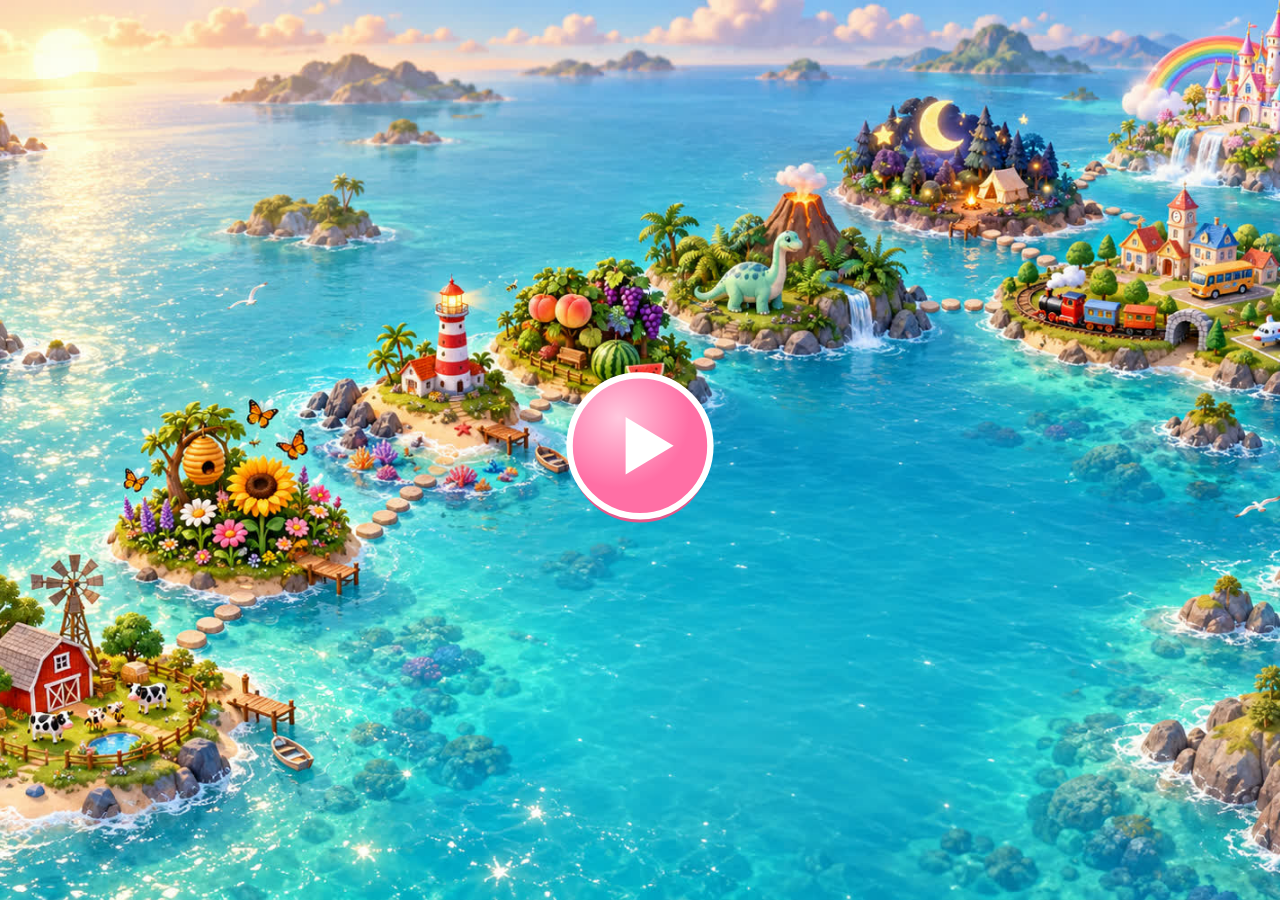
<file: hangul/island7.html>
<!doctype html>
<html lang="ko">
<head>
<meta charset="utf-8">
<meta name="viewport" content="width=device-width, initial-scale=1, viewport-fit=cover, user-scalable=no">
<title>한글 섬 여행 -  받침 섬</title>
<link rel="stylesheet" href="../shared/ui.css">
<link rel="manifest" href="../manifest.webmanifest">
<link rel="apple-touch-icon" href="../icons/icon-180.png">
<meta name="apple-mobile-web-app-capable" content="yes">
<meta name="mobile-web-app-capable" content="yes">
<meta name="apple-mobile-web-app-title" content="한글 섬">
<meta name="theme-color" content="#FFC2D9">
<script type="module">import { registerSW } from '../shared/register-sw.js'; registerSW('../sw.js');</script>
</head>
<body>
<div id="app" style="position:fixed;inset:0;overflow:hidden;background:#8fd6f2"></div>
<script type="module">import { startIsland } from '../shared/island.js'; startIsland(7);</script>
</body>
</html>
</file>
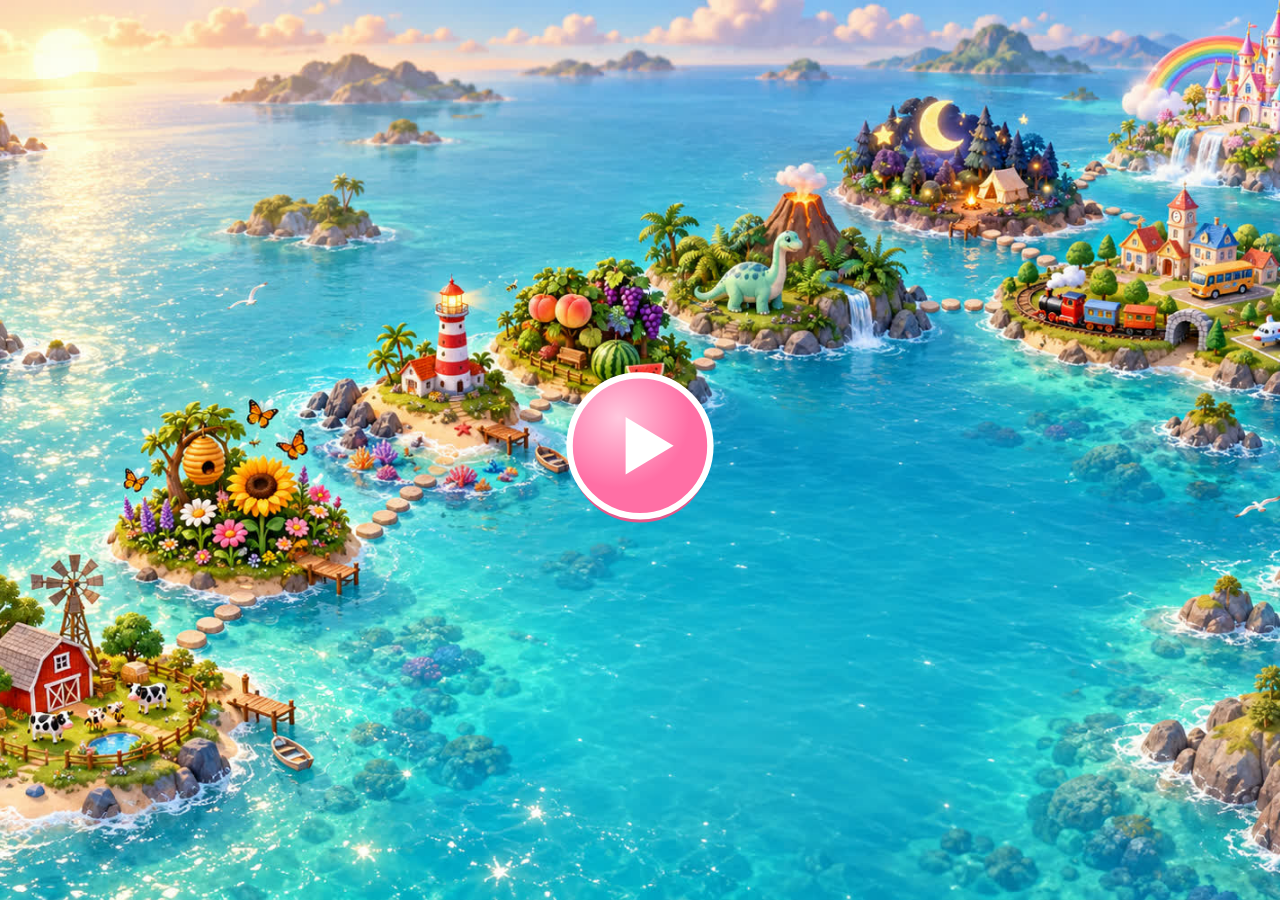
<file: hangul/island8.html>
<!doctype html>
<html lang="ko">
<head>
<meta charset="utf-8">
<meta name="viewport" content="width=device-width, initial-scale=1, viewport-fit=cover, user-scalable=no">
<title>한글 섬 여행 -  가족 섬</title>
<link rel="stylesheet" href="../shared/ui.css">
<link rel="manifest" href="../manifest.webmanifest">
<link rel="apple-touch-icon" href="../icons/icon-180.png">
<meta name="apple-mobile-web-app-capable" content="yes">
<meta name="mobile-web-app-capable" content="yes">
<meta name="apple-mobile-web-app-title" content="한글 섬">
<meta name="theme-color" content="#FFC2D9">
<script type="module">import { registerSW } from '../shared/register-sw.js'; registerSW('../sw.js');</script>
</head>
<body>
<div id="app" style="position:fixed;inset:0;overflow:hidden;background:#8fd6f2"></div>
<script type="module">import { startIsland } from '../shared/island.js'; startIsland(8);</script>
</body>
</html>
</file>
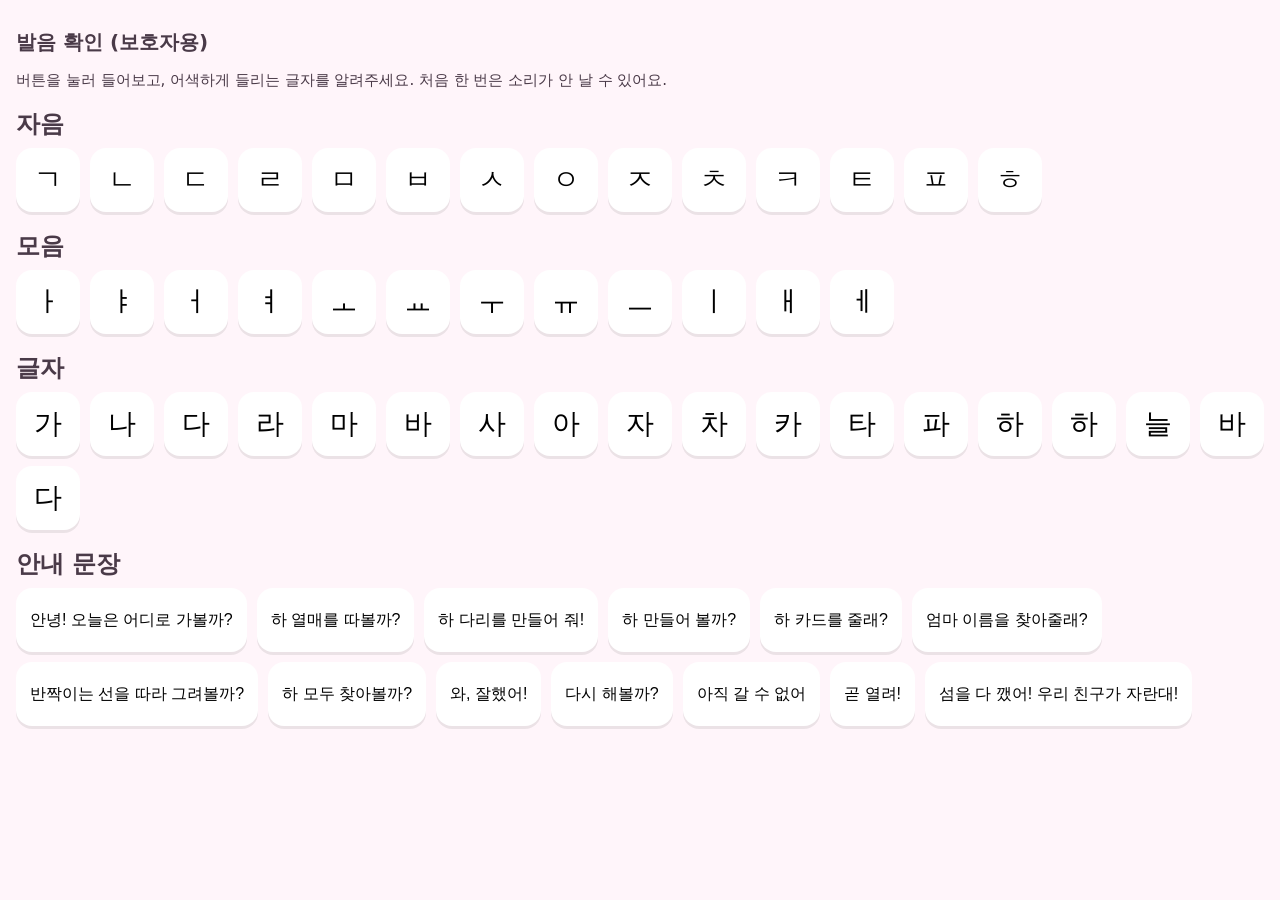
<file: tools/voice-check.html>
<!doctype html><html lang="ko"><head><meta charset="utf-8"><meta name="viewport" content="width=device-width, initial-scale=1">
<title>발음 확인</title><link rel="stylesheet" href="../shared/ui.css">
<style>body{overflow:auto;padding:16px}h2{margin:18px 0 8px}.g{display:flex;flex-wrap:wrap;gap:10px}button{min-width:64px;min-height:64px;font-size:28px;border:none;border-radius:16px;background:#fff;box-shadow:0 3px 0 rgba(0,0,0,.08)}button.l{font-size:16px;padding:8px 14px}</style></head>
<body><h1 style="font-size:20px">발음 확인 (보호자용)</h1>
<p style="font-size:15px">버튼을 눌러 들어보고, 어색하게 들리는 글자를 알려주세요. 처음 한 번은 소리가 안 날 수 있어요.</p>
<h2>자음</h2><div class="g" id="c"></div><h2>모음</h2><div class="g" id="v"></div><h2>글자</h2><div class="g" id="s"></div><h2>안내 문장</h2><div class="g" id="p"></div>
<script type="module">
import { speak, spokenForm, unlockSpeech, phrase, PHRASES } from '../shared/speech.js';
let un = false;
const add = (id, label, text, cls = '') => { const b = document.createElement('button'); b.textContent = label; b.className = cls; b.onclick = () => { if (!un) { unlockSpeech(); un = true; } speak(text); }; document.getElementById(id).appendChild(b); };
'ㄱㄴㄷㄹㅁㅂㅅㅇㅈㅊㅋㅌㅍㅎ'.split('').forEach(j => add('c', j, spokenForm(j)));
'ㅏㅑㅓㅕㅗㅛㅜㅠㅡㅣㅐㅔ'.split('').forEach(j => add('v', j, spokenForm(j)));
'가나다라마바사아자차카타파하하늘바다'.split('').forEach(j => add('s', j, j));
Object.keys(PHRASES).forEach(k => { const t = phrase(k, { call: '하늘아', item: '하', role: '엄마' }); add('p', t, t, 'l'); });
</script></body></html>
</file>
<file: shared/ui.css>
* { box-sizing: border-box; -webkit-user-select: none; user-select: none; -webkit-touch-callout: none; -webkit-tap-highlight-color: transparent; }
html { touch-action: manipulation; height: 100%; }
body {
  margin: 0; height: 100%; overflow: hidden;
  font-family: -apple-system, "Apple SD Gothic Neo", "Malgun Gothic", system-ui, sans-serif;
  background: #FFF5FA; color: #4A3A48;
}
input, textarea, select { -webkit-user-select: text; user-select: text; font: inherit; }
.draggable { touch-action: none; cursor: grab; }
.dragging { cursor: grabbing; filter: drop-shadow(0 6px 6px rgba(0,0,0,.18)); }
.btn-pic {
  min-width: 64px; min-height: 64px; border: none; border-radius: 22px; background: #fff;
  box-shadow: 0 4px 0 rgba(0,0,0,.08); display: inline-flex; align-items: center; justify-content: center; padding: 8px;
}
.btn-pic:active { transform: translateY(2px); box-shadow: 0 2px 0 rgba(0,0,0,.08); }
.card {
  min-width: 72px; min-height: 72px; padding: 6px 14px; border-radius: 18px; background: #fff;
  border: 3px solid #FFC2D9; display: inline-flex; align-items: center; justify-content: center;
  font-size: 40px; font-weight: 700; color: #4A3A48; box-shadow: 0 4px 0 rgba(0,0,0,.08);
}
.glow { animation: glow 1s ease-in-out infinite; }
@keyframes glow { 0%,100% { box-shadow: 0 0 0 0 rgba(255,216,77,.9); } 50% { box-shadow: 0 0 0 12px rgba(255,216,77,0); } }
.wiggle { animation: wiggle .4s ease-in-out; }
@keyframes wiggle { 0%,100% { transform: rotate(0); } 25% { transform: rotate(-8deg); } 75% { transform: rotate(8deg); } }
.boing { animation: boing .6s ease-out; transform-origin: 50% 90%; }
@keyframes boing { 0% { transform: scale(1); } 30% { transform: scale(1.15,.85); } 55% { transform: scale(.92,1.1); } 80% { transform: scale(1.04,.97); } 100% { transform: scale(1); } }
.hug { animation: hug .9s ease-in-out; transform-origin: 50% 90%; }
@keyframes hug { 0%,100% { transform: scale(1); } 40%,60% { transform: scale(1.12) rotate(-3deg); } }
@keyframes tw { 0%,100% { opacity: 1; } 50% { opacity: .25; } }
.tw { animation: tw 1.6s ease-in-out infinite; }
.tw2 { animation: tw 1.6s ease-in-out .8s infinite; }
.char svg { overflow: visible; width: 100%; height: auto; display: block; }
.overlay { position: fixed; inset: 0; z-index: 100; }

/* ---- v2 look ---- */
.charbox { position: relative; width: 100%; }
.charimg { width: 100%; height: auto; display: block; -webkit-user-drag: none; pointer-events: none; filter: drop-shadow(0 10px 8px rgba(60,40,60,.25)); transform-origin: 50% 95%; animation: breathe 2.8s ease-in-out infinite; }
.charbox svg { overflow: visible; width: 100%; height: auto; display: block; }
.charbox .deco { position: absolute; right: 2%; top: 4%; width: 28%; height: auto; filter: drop-shadow(0 3px 3px rgba(0,0,0,.2)); }
@keyframes breathe { 0%,100% { transform: scale(1,1); } 50% { transform: scale(1.025,.975); } }
.walking .charimg { animation: hop .32s ease-in-out infinite; }
@keyframes hop { 0%,100% { transform: translateY(0) rotate(-3deg); } 50% { transform: translateY(-8%) rotate(3deg); } }
.scene-bg { position: absolute; inset: -3%; background-size: cover; background-position: center; animation: drift 26s ease-in-out infinite alternate; }
@keyframes drift { from { transform: scale(1.02) translate(-1%, 0); } to { transform: scale(1.06) translate(1%, -1%); } }
.cloudshade { position: absolute; width: 45%; height: 32%; border-radius: 50%; background: radial-gradient(closest-side, rgba(40,60,90,.16), transparent); filter: blur(6px); animation: cloud 30s linear infinite; pointer-events: none; }
@keyframes cloud { from { transform: translateX(-60%); } to { transform: translateX(320%); } }
.glint { position: absolute; width: 10px; height: 10px; pointer-events: none; background: radial-gradient(circle, #fff 0 30%, rgba(255,255,255,0) 70%); animation: glint 2.4s ease-in-out infinite; }
@keyframes glint { 0%,100% { opacity: 0; transform: scale(.4); } 50% { opacity: 1; transform: scale(1.3); } }
.board { position: absolute; left: 50%; top: 3%; transform: translateX(-50%); display: flex; align-items: center; gap: 3%; background: rgba(255,255,255,.88); border-radius: 28px; padding: 1% 3%; box-shadow: 0 8px 20px rgba(80,60,100,.15); min-width: 40%; max-width: 74%; z-index: 4; justify-content: center; }
.board img { height: min(17vh, 15vw); width: auto; filter: drop-shadow(0 6px 6px rgba(0,0,0,.15)); }
.board .bword { font-size: min(11vh, 9vw); font-weight: 800; letter-spacing: .05em; color: #C9B8D6; white-space: nowrap; }
.board .bword b { color: #FF6FA5; }
.board .bbig { font-size: min(14vh, 11vw); font-weight: 800; color: #FF6FA5; text-shadow: 0 4px 0 #fff; }
.jblock { border-radius: 22px; display: flex; align-items: center; justify-content: center; font-weight: 800; color: #fff; background: linear-gradient(160deg, var(--c1, #8EC5FF), var(--c2, #5E9BDB)); box-shadow: inset 0 -8px 0 rgba(0,0,0,.12), inset 0 6px 0 rgba(255,255,255,.45), 0 10px 16px rgba(60,40,80,.22); text-shadow: 0 3px 0 rgba(0,0,0,.12); border: none; }
.jblock.v { --c1: #FFB8D9; --c2: #F58FB4; }
.jblock.s { --c1: #FFE7A8; --c2: #F2B65A; color: #6A4A2A; text-shadow: 0 2px 0 rgba(255,255,255,.5); }
.slot2 { border-radius: 22px; border: 5px dashed #C9A27A; background: rgba(255,255,255,.6); display: flex; align-items: center; justify-content: center; }
.slot2.next { border-color: #FF6FA5; animation: glow 1.2s ease-in-out infinite; }
.picimg { width: 100%; height: auto; display: block; filter: drop-shadow(0 8px 8px rgba(0,0,0,.18)); -webkit-user-drag: none; pointer-events: none; }
textarea, input { font-size: 16px !important; }
.ring { position: absolute; inset: 18%; border-radius: 50%; border: 4px solid rgba(255,255,255,.9); box-shadow: 0 0 18px rgba(255,236,150,.9); animation: ring 1.8s ease-out infinite; pointer-events: none; }
@keyframes ring { 0% { transform: scale(.6); opacity: .95; } 100% { transform: scale(1.25); opacity: 0; } }
</file>
